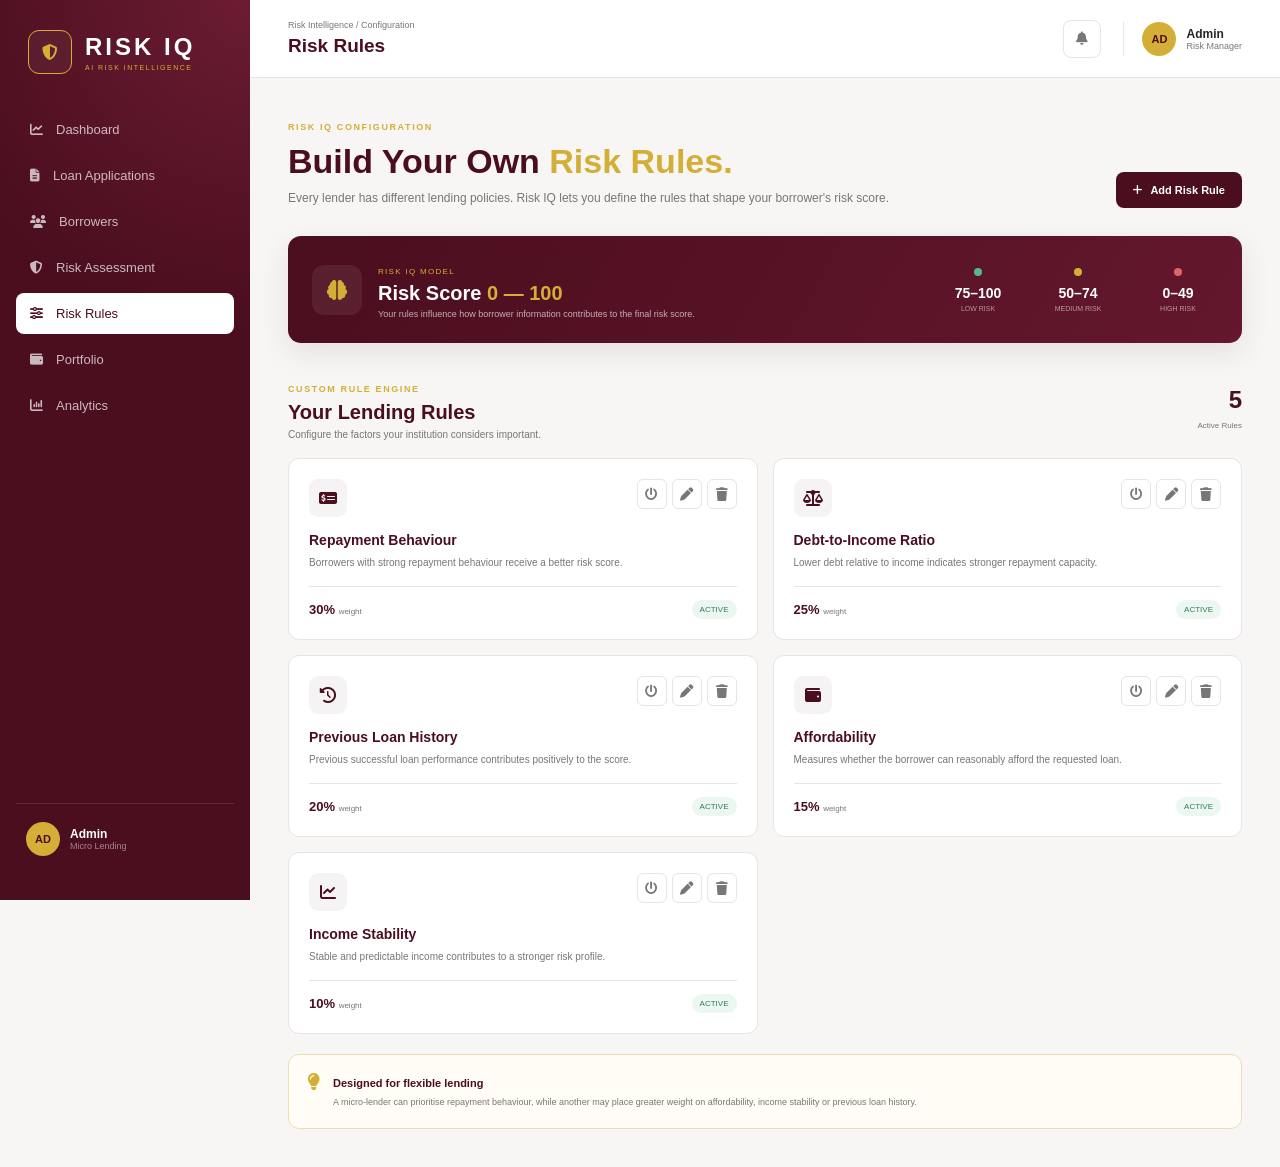
<file: index.html>
<!DOCTYPE html>
<html lang="en">
<head>
    <meta charset="UTF-8">
    <meta name="viewport" content="width=device-width, initial-scale=1.0">

    <title>Risk IQ | Risk Rules</title>

    <link rel="stylesheet" href="risk-rules.css">

    <link
        rel="stylesheet"
        href="https://cdnjs.cloudflare.com/ajax/libs/font-awesome/6.7.2/css/all.min.css"
    >
</head>

<body>

<div class="app">

    <!-- SIDEBAR -->
    <aside class="sidebar">

        <div class="brand">
            <div class="brand-mark">
                <i class="fa-solid fa-shield-halved"></i>
            </div>

            <div class="brand-text">
                <h1>RISK IQ</h1>
                <span>AI RISK INTELLIGENCE</span>
            </div>
        </div>

        <nav class="navigation">

            <a href="index.html" class="nav-item">
                <i class="fa-solid fa-chart-line"></i>
                <span>Dashboard</span>
            </a>

            <a href="Loan-applications.html" class="nav-item">
                <i class="fa-solid fa-file-lines"></i>
                <span>Loan Applications</span>
            </a>

            <a href="Loan-applications.html" class="nav-item">
                <i class="fa-solid fa-users"></i>
                <span>Borrowers</span>
            </a>

            <a href="risk-assessment.html" class="nav-item">
                <i class="fa-solid fa-shield-halved"></i>
                <span>Risk Assessment</span>
            </a>

            <a href="risk-rules.html" class="nav-item active">
                <i class="fa-solid fa-sliders"></i>
                <span>Risk Rules</span>
            </a>

            <a href="portfolio.html" class="nav-item">
                <i class="fa-solid fa-wallet"></i>
                <span>Portfolio</span>
            </a>

            <a href="analytics.html" class="nav-item">
                <i class="fa-solid fa-chart-column"></i>
                <span>Analytics</span>
            </a>

        </nav>

        <div class="sidebar-bottom">

            <div class="admin-profile">
                <div class="avatar">AD</div>

                <div>
                    <strong>Admin</strong>
                    <small>Micro Lending</small>
                </div>
            </div>

        </div>

    </aside>


    <!-- MAIN -->
    <main class="main">

        <!-- TOPBAR -->
        <header class="topbar">

            <div>
                <div class="breadcrumb">
                    Risk Intelligence / Configuration
                </div>

                <h2>Risk Rules</h2>
            </div>

            <div class="top-actions">

                <button class="icon-button">
                    <i class="fa-solid fa-bell"></i>
                </button>

                <div class="top-profile">
                    <div class="avatar">AD</div>

                    <div>
                        <strong>Admin</strong>
                        <small>Risk Manager</small>
                    </div>
                </div>

            </div>

        </header>


        <!-- CONTENT -->
        <section class="content">

            <div class="hero">

                <div>

                    <span class="eyebrow">
                        RISK IQ CONFIGURATION
                    </span>

                    <h1>
                        Build Your Own
                        <span>Risk Rules.</span>
                    </h1>

                    <p>
                        Every lender has different lending policies.
                        Risk IQ lets you define the rules that shape
                        your borrower's risk score.
                    </p>

                </div>

                <button class="primary-button" id="addRuleBtn">
                    <i class="fa-solid fa-plus"></i>
                    Add Risk Rule
                </button>

            </div>


            <!-- SCORE MODEL -->
            <div class="score-card">

                <div class="score-info">

                    <div class="score-icon">
                        <i class="fa-solid fa-brain"></i>
                    </div>

                    <div>
                        <span class="mini-label">RISK IQ MODEL</span>

                        <h2>
                            Risk Score
                            <strong>0 — 100</strong>
                        </h2>

                        <p>
                            Your rules influence how borrower information
                            contributes to the final risk score.
                        </p>
                    </div>

                </div>


                <div class="risk-levels">

                    <div>
                        <span class="dot low"></span>
                        <strong>75–100</strong>
                        <small>LOW RISK</small>
                    </div>

                    <div>
                        <span class="dot medium"></span>
                        <strong>50–74</strong>
                        <small>MEDIUM RISK</small>
                    </div>

                    <div>
                        <span class="dot high"></span>
                        <strong>0–49</strong>
                        <small>HIGH RISK</small>
                    </div>

                </div>

            </div>


            <!-- RULES -->
            <div class="section-header">

                <div>
                    <span class="eyebrow">CUSTOM RULE ENGINE</span>
                    <h2>Your Lending Rules</h2>

                    <p>
                        Configure the factors your institution considers important.
                    </p>
                </div>

                <div class="rule-count">
                    <strong id="ruleCount">0</strong>
                    <span>Active Rules</span>
                </div>

            </div>


            <div id="rulesContainer" class="rules-container"></div>


            <!-- EMPTY STATE -->
            <div id="emptyState" class="empty-state">

                <div class="empty-icon">
                    <i class="fa-solid fa-scale-balanced"></i>
                </div>

                <h3>No rules configured yet</h3>

                <p>
                    Add your first lending rule to start building
                    your Risk IQ scoring model.
                </p>

                <button class="primary-button" onclick="openRuleModal()">
                    <i class="fa-solid fa-plus"></i>
                    Create First Rule
                </button>

            </div>


            <!-- INFO -->
            <div class="info-banner">

                <div class="info-icon">
                    <i class="fa-solid fa-lightbulb"></i>
                </div>

                <div>
                    <strong>Designed for flexible lending</strong>

                    <p>
                        A micro-lender can prioritise repayment behaviour,
                        while another may place greater weight on affordability,
                        income stability or previous loan history.
                    </p>
                </div>

            </div>

        </section>

    </main>

</div>


<!-- MODAL -->
<div class="modal-overlay" id="ruleModal">

    <div class="modal">

        <button class="close-button" id="closeModal">
            <i class="fa-solid fa-xmark"></i>
        </button>

        <div class="modal-header">

            <div class="modal-icon">
                <i class="fa-solid fa-sliders"></i>
            </div>

            <div>
                <span class="eyebrow">NEW RISK RULE</span>
                <h2>Define a Lending Rule</h2>
            </div>

        </div>


        <form id="ruleForm">

            <div class="form-group">

                <label>Rule Name</label>

                <input
                    type="text"
                    id="ruleName"
                    placeholder="e.g. Debt-to-Income Ratio"
                    required
                >

            </div>


            <div class="form-group">

                <label>Risk Factor</label>

                <select id="ruleFactor" required>

                    <option value="">Select factor</option>

                    <option value="repayment">
                        Repayment Behaviour
                    </option>

                    <option value="debt">
                        Debt-to-Income
                    </option>

                    <option value="previousLoans">
                        Previous Loan Behaviour
                    </option>

                    <option value="affordability">
                        Affordability
                    </option>

                    <option value="income">
                        Income Stability
                    </option>

                    <option value="employment">
                        Employment Stability
                    </option>

                </select>

            </div>


            <div class="form-grid">

                <div class="form-group">

                    <label>Weight (%)</label>

                    <input
                        type="number"
                        id="ruleWeight"
                        min="1"
                        max="100"
                        placeholder="20"
                        required
                    >

                </div>


                <div class="form-group">

                    <label>Rule Condition</label>

                    <select id="ruleCondition">

                        <option value="positive">
                            Positive = Lower Risk
                        </option>

                        <option value="negative">
                            Negative = Higher Risk
                        </option>

                    </select>

                </div>

            </div>


            <div class="form-group">

                <label>Description</label>

                <textarea
                    id="ruleDescription"
                    placeholder="Explain how this rule should affect the risk assessment..."
                ></textarea>

            </div>


            <div class="modal-actions">

                <button
                    type="button"
                    class="secondary-button"
                    id="cancelBtn"
                >
                    Cancel
                </button>

                <button
                    type="submit"
                    class="primary-button"
                >
                    Save Rule
                </button>

            </div>

        </form>

    </div>

</div>


<script type="module" src="risk-rules.js"></script>

</body>
</html>
</file>
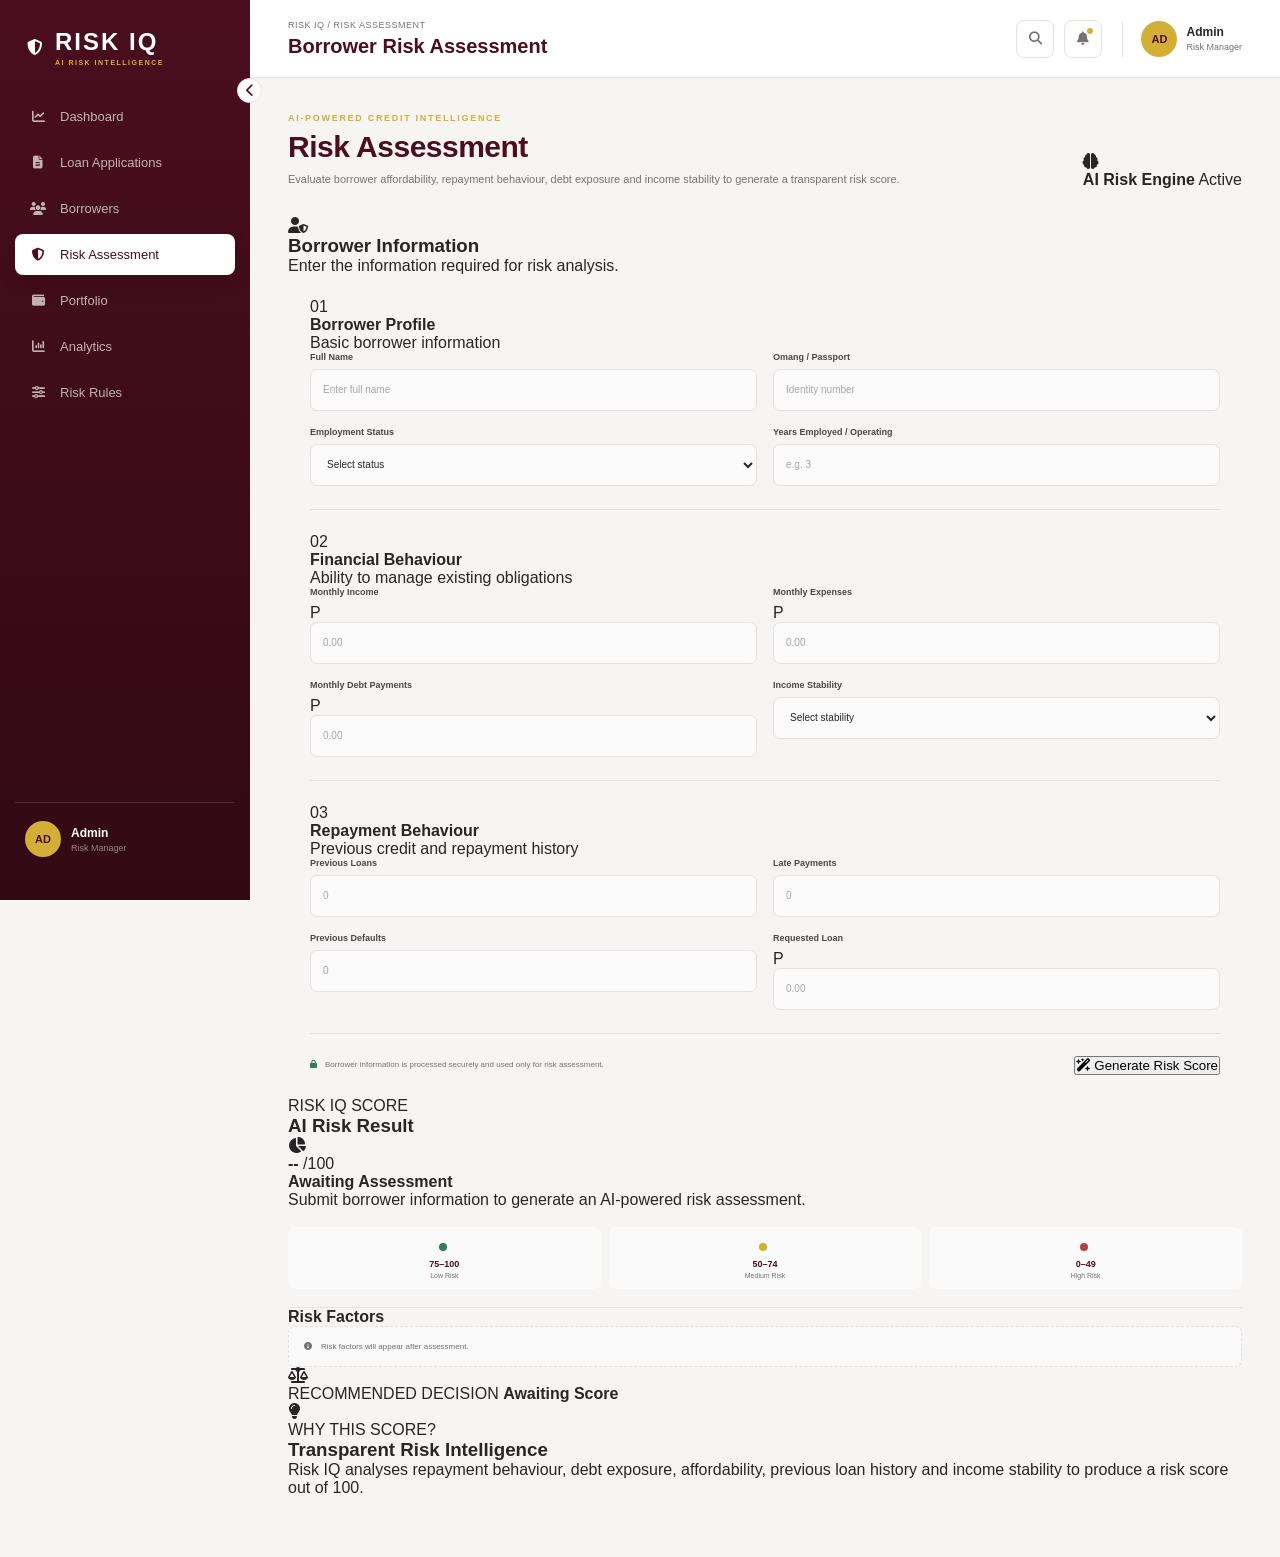
<file: risk-assesment.html>
<!DOCTYPE html>
<html lang="en">

<head>
    <meta charset="UTF-8">
    <meta name="viewport" content="width=device-width, initial-scale=1.0">

    <title>Risk IQ | Risk Assessment</title>

    <link rel="stylesheet" href="risk-assessment.css">

    <link
        rel="stylesheet"
        href="https://cdnjs.cloudflare.com/ajax/libs/font-awesome/6.7.2/css/all.min.css"
    >
</head>

<body>

<div class="app">

    <!-- ================= SIDEBAR ================= -->

    <aside class="sidebar">

        <div class="brand">

            <div class="brand-mark">
                <i class="fa-solid fa-shield-halved"></i>
            </div>

            <div class="brand-text">
                <h1>RISK IQ</h1>
                <span>AI RISK INTELLIGENCE</span>
            </div>

        </div>

        <button class="sidebar-toggle" id="sidebarToggle">
            <i class="fa-solid fa-chevron-left"></i>
        </button>


        <!-- NAVIGATION -->

        <nav class="navigation">

            <a href="index.html" class="nav-item">
                <i class="fa-solid fa-chart-line"></i>
                <span>Dashboard</span>
            </a>

            <a href="loan-applications.html" class="nav-item">
                <i class="fa-solid fa-file-lines"></i>
                <span>Loan Applications</span>
            </a>

            <a href="borrowers.html" class="nav-item">
                <i class="fa-solid fa-users"></i>
                <span>Borrowers</span>
            </a>

            <a href="risk-assessment.html" class="nav-item active">
                <i class="fa-solid fa-shield-halved"></i>
                <span>Risk Assessment</span>
            </a>

            <a href="portfolio.html" class="nav-item">
                <i class="fa-solid fa-wallet"></i>
                <span>Portfolio</span>
            </a>

            <a href="analytics.html" class="nav-item">
                <i class="fa-solid fa-chart-column"></i>
                <span>Analytics</span>
            </a>

            <a href="risk-rules.html" class="nav-item">
                <i class="fa-solid fa-sliders"></i>
                <span>Risk Rules</span>
            </a>

        </nav>


        <!-- SIDEBAR BOTTOM -->

        <div class="sidebar-bottom">

            <div class="admin-profile">

                <div class="avatar">
                    AD
                </div>

                <div class="admin-info">
                    <strong>Admin</strong>
                    <small>Risk Manager</small>
                </div>

            </div>

        </div>

    </aside>


    <!-- ================= MAIN ================= -->

    <main class="main">

        <!-- ================= TOPBAR ================= -->

        <header class="topbar">

            <div class="page-title">

                <div class="breadcrumb">
                    RISK IQ / RISK ASSESSMENT
                </div>

                <h2>Borrower Risk Assessment</h2>

            </div>


            <div class="top-actions">

                <button class="icon-button" title="Search">
                    <i class="fa-solid fa-magnifying-glass"></i>
                </button>

                <button class="icon-button notification" title="Notifications">
                    <i class="fa-solid fa-bell"></i>
                    <span></span>
                </button>


                <div class="top-profile">

                    <div class="avatar">
                        AD
                    </div>

                    <div>
                        <strong>Admin</strong>
                        <small>Risk Manager</small>
                    </div>

                </div>

            </div>

        </header>


        <!-- ================= CONTENT ================= -->

        <section class="content">


            <!-- PAGE HEADER -->

            <div class="page-header">

                <div>

                    <p class="eyebrow">
                        AI-POWERED CREDIT INTELLIGENCE
                    </p>

                    <h1>
                        Risk Assessment
                    </h1>

                    <p class="page-description">
                        Evaluate borrower affordability, repayment behaviour,
                        debt exposure and income stability to generate a
                        transparent risk score.
                    </p>

                </div>


                <div class="header-badge">

                    <i class="fa-solid fa-brain"></i>

                    <div>
                        <strong>AI Risk Engine</strong>
                        <span>Active</span>
                    </div>

                </div>

            </div>


            <!-- ================= ASSESSMENT CARD ================= -->

            <div class="assessment-layout">


                <!-- LEFT: FORM -->

                <div class="assessment-card">

                    <div class="card-header">

                        <div class="card-icon">
                            <i class="fa-solid fa-user-shield"></i>
                        </div>

                        <div>
                            <h3>Borrower Information</h3>
                            <p>
                                Enter the information required for risk analysis.
                            </p>
                        </div>

                    </div>


                    <form id="riskAssessmentForm">


                        <!-- BORROWER -->

                        <div class="form-section">

                            <div class="form-section-title">

                                <span>01</span>

                                <div>
                                    <h4>Borrower Profile</h4>
                                    <p>Basic borrower information</p>
                                </div>

                            </div>


                            <div class="form-grid">

                                <div class="form-group">

                                    <label for="fullName">
                                        Full Name
                                    </label>

                                    <input
                                        type="text"
                                        id="fullName"
                                        name="fullName"
                                        placeholder="Enter full name"
                                        required
                                    >

                                </div>


                                <div class="form-group">

                                    <label for="omang">
                                        Omang / Passport
                                    </label>

                                    <input
                                        type="text"
                                        id="omang"
                                        name="omang"
                                        placeholder="Identity number"
                                    >

                                </div>


                                <div class="form-group">

                                    <label for="employmentStatus">
                                        Employment Status
                                    </label>

                                    <select
                                        id="employmentStatus"
                                        name="employmentStatus"
                                    >

                                        <option value="">
                                            Select status
                                        </option>

                                        <option value="employed">
                                            Employed
                                        </option>

                                        <option value="self-employed">
                                            Self-employed
                                        </option>

                                        <option value="business-owner">
                                            Business Owner
                                        </option>

                                        <option value="unemployed">
                                            Unemployed
                                        </option>

                                    </select>

                                </div>


                                <div class="form-group">

                                    <label for="yearsEmployed">
                                        Years Employed / Operating
                                    </label>

                                    <input
                                        type="number"
                                        id="yearsEmployed"
                                        name="yearsEmployed"
                                        min="0"
                                        placeholder="e.g. 3"
                                    >

                                </div>

                            </div>

                        </div>


                        <!-- FINANCIAL -->

                        <div class="form-section">

                            <div class="form-section-title">

                                <span>02</span>

                                <div>
                                    <h4>Financial Behaviour</h4>
                                    <p>Ability to manage existing obligations</p>
                                </div>

                            </div>


                            <div class="form-grid">

                                <div class="form-group">

                                    <label for="monthlyIncome">
                                        Monthly Income
                                    </label>

                                    <div class="input-prefix">

                                        <span>P</span>

                                        <input
                                            type="number"
                                            id="monthlyIncome"
                                            name="monthlyIncome"
                                            min="0"
                                            placeholder="0.00"
                                            required
                                        >

                                    </div>

                                </div>


                                <div class="form-group">

                                    <label for="monthlyExpenses">
                                        Monthly Expenses
                                    </label>

                                    <div class="input-prefix">

                                        <span>P</span>

                                        <input
                                            type="number"
                                            id="monthlyExpenses"
                                            name="monthlyExpenses"
                                            min="0"
                                            placeholder="0.00"
                                            required
                                        >

                                    </div>

                                </div>


                                <div class="form-group">

                                    <label for="monthlyDebt">
                                        Monthly Debt Payments
                                    </label>

                                    <div class="input-prefix">

                                        <span>P</span>

                                        <input
                                            type="number"
                                            id="monthlyDebt"
                                            name="monthlyDebt"
                                            min="0"
                                            placeholder="0.00"
                                            required
                                        >

                                    </div>

                                </div>


                                <div class="form-group">

                                    <label for="incomeStability">
                                        Income Stability
                                    </label>

                                    <select
                                        id="incomeStability"
                                        name="incomeStability"
                                    >

                                        <option value="">
                                            Select stability
                                        </option>

                                        <option value="stable">
                                            Stable
                                        </option>

                                        <option value="moderate">
                                            Moderate
                                        </option>

                                        <option value="unstable">
                                            Unstable
                                        </option>

                                    </select>

                                </div>

                            </div>

                        </div>


                        <!-- REPAYMENT -->

                        <div class="form-section">

                            <div class="form-section-title">

                                <span>03</span>

                                <div>
                                    <h4>Repayment Behaviour</h4>
                                    <p>Previous credit and repayment history</p>
                                </div>

                            </div>


                            <div class="form-grid">

                                <div class="form-group">

                                    <label for="previousLoans">
                                        Previous Loans
                                    </label>

                                    <input
                                        type="number"
                                        id="previousLoans"
                                        name="previousLoans"
                                        min="0"
                                        placeholder="0"
                                    >

                                </div>


                                <div class="form-group">

                                    <label for="latePayments">
                                        Late Payments
                                    </label>

                                    <input
                                        type="number"
                                        id="latePayments"
                                        name="latePayments"
                                        min="0"
                                        placeholder="0"
                                    >

                                </div>


                                <div class="form-group">

                                    <label for="previousDefaults">
                                        Previous Defaults
                                    </label>

                                    <input
                                        type="number"
                                        id="previousDefaults"
                                        name="previousDefaults"
                                        min="0"
                                        placeholder="0"
                                    >

                                </div>


                                <div class="form-group">

                                    <label for="loanAmount">
                                        Requested Loan
                                    </label>

                                    <div class="input-prefix">

                                        <span>P</span>

                                        <input
                                            type="number"
                                            id="loanAmount"
                                            name="loanAmount"
                                            min="0"
                                            placeholder="0.00"
                                            required
                                        >

                                    </div>

                                </div>

                            </div>

                        </div>


                        <!-- ACTION -->

                        <div class="form-actions">

                            <div class="security-note">

                                <i class="fa-solid fa-lock"></i>

                                <span>
                                    Borrower information is processed securely
                                    and used only for risk assessment.
                                </span>

                            </div>


                            <button
                                type="submit"
                                class="assessment-button"
                            >

                                <i class="fa-solid fa-wand-magic-sparkles"></i>

                                Generate Risk Score

                            </button>

                        </div>

                    </form>

                </div>


                <!-- RIGHT: RISK RESULT -->

                <div class="risk-result-card">


                    <div class="result-header">

                        <div>

                            <p class="result-eyebrow">
                                RISK IQ SCORE
                            </p>

                            <h3>AI Risk Result</h3>

                        </div>

                        <i class="fa-solid fa-chart-pie"></i>

                    </div>


                    <!-- SCORE -->

                    <div class="score-container">

                        <div class="score-circle">

                            <div>

                                <strong id="riskScore">
                                    --
                                </strong>

                                <span>/100</span>

                            </div>

                        </div>

                        <h4 id="riskLevel">
                            Awaiting Assessment
                        </h4>

                        <p id="riskDescription">
                            Submit borrower information to generate
                            an AI-powered risk assessment.
                        </p>

                    </div>


                    <!-- RISK SCALE -->

                    <div class="risk-scale">

                        <div class="scale-item">

                            <span class="scale-dot low"></span>

                            <div>
                                <strong>75–100</strong>
                                <small>Low Risk</small>
                            </div>

                        </div>


                        <div class="scale-item">

                            <span class="scale-dot medium"></span>

                            <div>
                                <strong>50–74</strong>
                                <small>Medium Risk</small>
                            </div>

                        </div>


                        <div class="scale-item">

                            <span class="scale-dot high"></span>

                            <div>
                                <strong>0–49</strong>
                                <small>High Risk</small>
                            </div>

                        </div>

                    </div>


                    <!-- FACTORS -->

                    <div class="risk-factors">

                        <h4>
                            Risk Factors
                        </h4>

                        <div id="riskFactors">

                            <div class="empty-factor">

                                <i class="fa-solid fa-circle-info"></i>

                                <span>
                                    Risk factors will appear after assessment.
                                </span>

                            </div>

                        </div>

                    </div>


                    <!-- DECISION -->

                    <div class="decision-box">

                        <div class="decision-icon">
                            <i class="fa-solid fa-scale-balanced"></i>
                        </div>

                        <div>

                            <span>
                                RECOMMENDED DECISION
                            </span>

                            <strong id="loanDecision">
                                Awaiting Score
                            </strong>

                        </div>

                    </div>


                </div>

            </div>


            <!-- ================= EXPLANATION ================= -->

            <div class="explanation-card">

                <div class="explanation-icon">
                    <i class="fa-solid fa-lightbulb"></i>
                </div>

                <div>

                    <span>
                        WHY THIS SCORE?
                    </span>

                    <h3>
                        Transparent Risk Intelligence
                    </h3>

                    <p id="riskReasoning">

                        Risk IQ analyses repayment behaviour,
                        debt exposure, affordability, previous loan
                        history and income stability to produce a
                        risk score out of 100.

                    </p>

                </div>

            </div>

        </section>

    </main>

</div>


<!-- ================= JAVASCRIPT ================= -->

<script type="module" src="risk-assessment.js"></script>

</body>

</html>
</file>
<file: risk-rules.css>
:root {
    --burgundy: #4A0E1E;
    --burgundy-dark: #310914;
    --gold: #D4AF37;
    --gold-light: #F5E8B0;

    --bg: #F7F6F4;
    --white: #ffffff;
    --text: #292526;
    --muted: #777;
    --border: #E8E3E4;

    --green: #2E7D5B;
    --red: #B84040;
    --orange: #C58A25;
}

* {
    box-sizing: border-box;
    margin: 0;
    padding: 0;
}

body {
    font-family: Arial, sans-serif;
    background: var(--bg);
    color: var(--text);
}

button,
input,
select,
textarea {
    font-family: inherit;
}

button {
    cursor: pointer;
}

.app {
    min-height: 100vh;
}


/* ================= SIDEBAR ================= */

.sidebar {
    position: fixed;
    left: 0;
    top: 0;

    width: 250px;
    height: 100vh;

    background:
        radial-gradient(
            circle at top right,
            #6b1c32 0,
            transparent 35%
        ),
        var(--burgundy);

    color: white;

    padding: 26px 16px;

    display: flex;
    flex-direction: column;

    z-index: 10;
}

.brand {
    display: flex;
    align-items: center;
    gap: 13px;

    padding: 4px 12px 35px;
}

.brand-mark {
    width: 44px;
    height: 44px;

    border: 1px solid #D4AF37;

    border-radius: 11px;

    display: grid;
    place-items: center;

    color: var(--gold);

    background: #ffffff0b;
}

.brand-text h1 {
    font-size: 24px;
    letter-spacing: 3px;
    font-weight: 900;
}

.brand-text span {
    display: block;

    color: var(--gold);

    font-size: 7px;
    letter-spacing: 1.5px;

    margin-top: 3px;
}

.navigation {
    display: flex;
    flex-direction: column;
    gap: 5px;
}

.nav-item {
    color: #ffffffb5;

    padding: 13px 14px;

    border-radius: 8px;

    display: flex;
    align-items: center;
    gap: 13px;

    font-size: 13px;

    text-decoration: none;

    transition: .2s;
}

.nav-item:hover {
    background: #ffffff12;
    color: white;
}

.nav-item.active {
    background: white;
    color: var(--burgundy);
}

.sidebar-bottom {
    margin-top: auto;
}

.admin-profile {
    border-top: 1px solid #ffffff20;

    padding: 18px 10px;

    display: flex;
    align-items: center;
    gap: 10px;
}

.admin-profile div:nth-child(2) {
    flex: 1;
}

.admin-profile strong,
.admin-profile small {
    display: block;
}

.admin-profile strong {
    font-size: 12px;
}

.admin-profile small {
    color: #ffffff80;
    font-size: 9px;
}


/* ================= AVATAR ================= */

.avatar {
    width: 34px;
    height: 34px;

    border-radius: 50%;

    background: var(--gold);

    color: var(--burgundy);

    display: grid;
    place-items: center;

    font-size: 11px;
    font-weight: bold;
}


/* ================= MAIN ================= */

.main {
    margin-left: 250px;
    min-height: 100vh;
}


/* ================= TOPBAR ================= */

.topbar {
    height: 78px;

    background: white;

    border-bottom: 1px solid var(--border);

    padding: 0 38px;

    display: flex;
    align-items: center;
    justify-content: space-between;
}

.breadcrumb {
    color: var(--muted);

    font-size: 9px;

    margin-bottom: 5px;
}

.topbar h2 {
    color: var(--burgundy);
    font-size: 19px;
}

.top-actions {
    display: flex;
    align-items: center;
    gap: 12px;
}

.icon-button {
    width: 38px;
    height: 38px;

    border: 1px solid var(--border);

    background: white;

    border-radius: 8px;

    color: var(--muted);
}

.icon-button:hover {
    color: var(--burgundy);
    border-color: var(--gold);
}

.top-profile {
    display: flex;
    align-items: center;
    gap: 10px;

    margin-left: 10px;

    padding-left: 18px;

    border-left: 1px solid var(--border);
}

.top-profile strong,
.top-profile small {
    display: block;
}

.top-profile strong {
    font-size: 12px;
}

.top-profile small {
    color: var(--muted);
    font-size: 9px;
}


/* ================= CONTENT ================= */

.content {
    padding: 38px;
}


/* ================= HERO ================= */

.hero {
    display: flex;

    justify-content: space-between;
    align-items: flex-end;

    margin-bottom: 28px;
}

.eyebrow {
    color: var(--gold);

    font-size: 9px;

    font-weight: bold;

    letter-spacing: 1.6px;
}

.hero h1 {
    color: var(--burgundy);

    font-size: 34px;

    margin: 8px 0;
}

.hero h1 span {
    color: var(--gold);
}

.hero p {
    color: var(--muted);

    font-size: 12px;

    line-height: 1.6;

    max-width: 650px;
}


/* ================= BUTTONS ================= */

.primary-button {
    border: 0;

    background: var(--burgundy);

    color: white;

    padding: 12px 17px;

    border-radius: 8px;

    font-size: 11px;

    font-weight: bold;

    display: inline-flex;

    align-items: center;

    gap: 8px;

    transition: .2s;
}

.primary-button:hover {
    background: var(--burgundy-dark);

    transform: translateY(-1px);
}

.secondary-button {
    border: 1px solid var(--border);

    background: white;

    color: var(--text);

    padding: 12px 17px;

    border-radius: 8px;

    font-size: 11px;
}


/* ================= SCORE CARD ================= */

.score-card {
    background:
        linear-gradient(
            120deg,
            var(--burgundy),
            #64172d
        );

    color: white;

    border-radius: 13px;

    padding: 24px;

    display: flex;

    align-items: center;

    justify-content: space-between;

    margin-bottom: 35px;

    box-shadow: 0 10px 30px #4A0E1E18;
}

.score-info {
    display: flex;

    align-items: center;

    gap: 16px;
}

.score-icon {
    width: 50px;
    height: 50px;

    border-radius: 12px;

    background: #ffffff12;

    color: var(--gold);

    display: grid;

    place-items: center;

    font-size: 20px;
}

.mini-label {
    color: var(--gold);

    font-size: 8px;

    letter-spacing: 1.3px;
}

.score-info h2 {
    font-size: 20px;

    margin: 4px 0;
}

.score-info h2 strong {
    color: var(--gold);
}

.score-info p {
    color: #ffffffaa;

    font-size: 9px;
}

.risk-levels {
    display: flex;
    gap: 20px;
}

.risk-levels > div {
    text-align: center;

    min-width: 80px;
}

.risk-levels strong,
.risk-levels small {
    display: block;
}

.risk-levels strong {
    font-size: 14px;
}

.risk-levels small {
    color: #ffffff90;

    font-size: 7px;

    margin-top: 4px;
}

.dot {
    width: 8px;
    height: 8px;

    display: inline-block;

    border-radius: 50%;

    margin-bottom: 5px;
}

.dot.low {
    background: #56B98C;
}

.dot.medium {
    background: var(--gold);
}

.dot.high {
    background: #e06666;
}


/* ================= SECTION HEADER ================= */

.section-header {
    display: flex;

    justify-content: space-between;

    align-items: center;

    margin-bottom: 18px;
}

.section-header h2 {
    color: var(--burgundy);

    font-size: 20px;

    margin: 5px 0;
}

.section-header p {
    color: var(--muted);

    font-size: 10px;
}

.rule-count {
    text-align: right;
}

.rule-count strong {
    display: block;

    color: var(--burgundy);

    font-size: 24px;
}

.rule-count span {
    color: var(--muted);

    font-size: 8px;
}


/* ================= RULE CARDS ================= */

.rules-container {
    display: grid;

    grid-template-columns: repeat(2, 1fr);

    gap: 15px;
}

.rule-card {
    background: white;

    border: 1px solid var(--border);

    border-radius: 11px;

    padding: 20px;

    transition: .2s;
}

.rule-card:hover {
    border-color: #D4AF3766;

    transform: translateY(-2px);

    box-shadow: 0 8px 25px #00000008;
}

.rule-top {
    display: flex;

    justify-content: space-between;

    align-items: flex-start;
}

.rule-icon {
    width: 38px;
    height: 38px;

    border-radius: 9px;

    background: #4A0E1E0c;

    color: var(--burgundy);

    display: grid;

    place-items: center;
}

.rule-actions {
    display: flex;

    gap: 5px;
}

.rule-actions button {
    width: 30px;
    height: 30px;

    border: 1px solid var(--border);

    background: white;

    border-radius: 6px;

    color: var(--muted);
}

.rule-actions button:hover {
    color: var(--burgundy);

    border-color: var(--gold);
}

.rule-card h3 {
    color: var(--burgundy);

    font-size: 14px;

    margin-top: 15px;
}

.rule-card p {
    color: var(--muted);

    font-size: 10px;

    line-height: 1.6;

    margin: 7px 0 15px;
}

.rule-meta {
    display: flex;

    align-items: center;

    justify-content: space-between;

    padding-top: 13px;

    border-top: 1px solid var(--border);
}

.rule-weight {
    color: var(--burgundy);

    font-weight: bold;

    font-size: 13px;
}

.rule-weight small {
    color: var(--muted);

    font-size: 8px;

    font-weight: normal;
}

.rule-status {
    font-size: 8px;

    padding: 5px 8px;

    border-radius: 20px;

    background: #edf7f1;

    color: var(--green);
}


/* ================= EMPTY ================= */

.empty-state {
    background: white;

    border: 1px dashed #D7D0D2;

    border-radius: 12px;

    padding: 50px 20px;

    text-align: center;
}

.empty-icon {
    width: 55px;
    height: 55px;

    margin: auto;

    border-radius: 50%;

    background: #4A0E1E0b;

    color: var(--burgundy);

    display: grid;

    place-items: center;

    font-size: 20px;
}

.empty-state h3 {
    color: var(--burgundy);

    font-size: 15px;

    margin: 14px 0 7px;
}

.empty-state p {
    color: var(--muted);

    font-size: 10px;

    margin-bottom: 18px;
}


/* ================= INFO ================= */

.info-banner {
    margin-top: 20px;

    background: #fffdf5;

    border: 1px solid #EBDFAF;

    border-radius: 11px;

    padding: 18px;

    display: flex;

    gap: 13px;

    align-items: flex-start;
}

.info-icon {
    color: var(--gold);

    font-size: 17px;
}

.info-banner strong {
    color: var(--burgundy);

    font-size: 11px;
}

.info-banner p {
    color: var(--muted);

    font-size: 9px;

    line-height: 1.6;

    margin-top: 4px;
}


/* ================= MODAL ================= */

.modal-overlay {
    position: fixed;

    inset: 0;

    background: #18070db5;

    display: none;

    align-items: center;

    justify-content: center;

    z-index: 100;

    padding: 20px;
}

.modal-overlay.active {
    display: flex;
}

.modal {
    width: 100%;

    max-width: 520px;

    background: white;

    border-radius: 14px;

    padding: 26px;

    position: relative;

    box-shadow: 0 25px 80px #00000030;
}

.close-button {
    position: absolute;

    top: 18px;

    right: 18px;

    width: 32px;
    height: 32px;

    border: 1px solid var(--border);

    background: white;

    border-radius: 7px;

    color: var(--muted);
}

.modal-header {
    display: flex;

    gap: 13px;

    align-items: center;

    margin-bottom: 25px;
}

.modal-icon {
    width: 42px;
    height: 42px;

    background: var(--burgundy);

    color: var(--gold);

    border-radius: 9px;

    display: grid;

    place-items: center;
}

.modal-header h2 {
    color: var(--burgundy);

    font-size: 18px;

    margin-top: 4px;
}


/* ================= FORM ================= */

.form-group {
    margin-bottom: 17px;
}

.form-group label {
    display: block;

    color: var(--burgundy);

    font-size: 9px;

    font-weight: bold;

    margin-bottom: 7px;
}

.form-group input,
.form-group select,
.form-group textarea {
    width: 100%;

    border: 1px solid var(--border);

    background: #fff;

    padding: 11px 12px;

    border-radius: 7px;

    font-size: 10px;

    outline: none;
}

.form-group input:focus,
.form-group select:focus,
.form-group textarea:focus {
    border-color: var(--gold);

    box-shadow: 0 0 0 3px #D4AF3715;
}

.form-group textarea {
    min-height: 80px;

    resize: vertical;
}

.form-grid {
    display: grid;

    grid-template-columns: 1fr 1fr;

    gap: 12px;
}

.modal-actions {
    display: flex;

    justify-content: flex-end;

    gap: 8px;

    border-top: 1px solid var(--border);

    padding-top: 18px;
}


/* ================= RESPONSIVE ================= */

@media (max-width: 900px) {

    .sidebar {
        width: 75px;
    }

    .brand-text,
    .nav-item span,
    .admin-profile div:nth-child(2) {
        display: none;
    }

    .brand {
        justify-content: center;
    }

    .nav-item {
        justify-content: center;
    }

    .main {
        margin-left: 75px;
    }

    .rules-container {
        grid-template-columns: 1fr;
    }

}

@media (max-width: 700px) {

    .content {
        padding: 22px;
    }

    .topbar {
        padding: 0 22px;
    }

    .hero {
        flex-direction: column;

        align-items: flex-start;

        gap: 20px;
    }

    .score-card {
        flex-direction: column;

        align-items: flex-start;

        gap: 25px;
    }

    .risk-levels {
        width: 100%;

        justify-content: space-between;
    }

    .top-profile {
        display: none;
    }

    .form-grid {
        grid-template-columns: 1fr;
    }

}
</file>
<file: risk-assessment.css>
:root {
    --burgundy: #4A0E1E;
    --burgundy-dark: #310914;
    --burgundy-light: #6A1A2D;

    --gold: #D4AF37;
    --gold-light: #E8CD69;

    --white: #ffffff;
    --bg: #F7F5F4;

    --text: #292526;
    --muted: #777174;
    --border: #E7E1E2;

    --green: #2E7D5B;
    --green-bg: #EDF7F1;

    --orange: #B98218;
    --orange-bg: #FFF8E7;

    --red: #B84040;
    --red-bg: #FBEDED;

    --shadow: 0 12px 35px rgba(74, 14, 30, .08);
}

* {
    box-sizing: border-box;
    margin: 0;
    padding: 0;
}

body {
    font-family: Arial, Helvetica, sans-serif;
    background: var(--bg);
    color: var(--text);
}

button,
input,
select {
    font-family: inherit;
}

button {
    cursor: pointer;
}

a {
    text-decoration: none;
    color: inherit;
}


/* ================= APP ================= */

.app {
    min-height: 100vh;
}


/* ================= SIDEBAR ================= */

.sidebar {
    position: fixed;
    left: 0;
    top: 0;

    width: 250px;
    height: 100vh;

    background:
        linear-gradient(
            180deg,
            var(--burgundy) 0%,
            var(--burgundy-dark) 100%
        );

    color: white;

    padding: 25px 15px;

    display: flex;
    flex-direction: column;

    z-index: 100;

    transition: .25s ease;
}

.brand {
    display: flex;
    align-items: center;

    gap: 12px;

    padding: 5px 12px 30px;
}

.brand-icon {
    width: 45px;
    height: 45px;

    display: grid;
    place-items: center;

    background: var(--gold);
    color: var(--burgundy);

    border-radius: 12px;

    font-size: 21px;

    box-shadow:
        0 8px 20px rgba(0, 0, 0, .18);
}

.brand-text h1 {
    font-size: 24px;
    letter-spacing: 2px;
    line-height: 1;
}

.brand-text span {
    display: block;

    margin-top: 5px;

    color: var(--gold);

    font-size: 7px;
    letter-spacing: 1.5px;
    font-weight: bold;
}

.sidebar-toggle {
    position: absolute;

    right: -12px;
    top: 78px;

    width: 25px;
    height: 25px;

    border-radius: 50%;

    border: 1px solid var(--border);

    background: white;
    color: var(--burgundy);

    z-index: 10;
}

.navigation {
    display: flex;
    flex-direction: column;

    gap: 5px;
}

.nav-item {
    display: flex;
    align-items: center;

    gap: 13px;

    padding: 13px 14px;

    color: rgba(255, 255, 255, .68);

    border-radius: 8px;

    font-size: 13px;

    transition: .2s ease;
}

.nav-item i {
    width: 18px;
    text-align: center;
}

.nav-item:hover {
    background: rgba(255, 255, 255, .08);
    color: white;
}

.nav-item.active {
    background: white;
    color: var(--burgundy);

    box-shadow:
        0 7px 18px rgba(0, 0, 0, .12);
}

.sidebar-bottom {
    margin-top: auto;
}

.admin-profile {
    border-top: 1px solid rgba(255,255,255,.12);

    padding: 18px 10px;

    display: flex;
    align-items: center;

    gap: 10px;
}

.avatar {
    width: 36px;
    height: 36px;

    display: grid;
    place-items: center;

    border-radius: 50%;

    background: var(--gold);
    color: var(--burgundy);

    font-size: 11px;
    font-weight: bold;
}

.admin-info strong,
.admin-info small {
    display: block;
}

.admin-info strong {
    font-size: 12px;
}

.admin-info small {
    margin-top: 3px;

    color: rgba(255,255,255,.5);

    font-size: 9px;
}


/* ================= COLLAPSED ================= */

.sidebar.collapsed {
    width: 72px;
}

.sidebar.collapsed .brand-text,
.sidebar.collapsed .nav-item span,
.sidebar.collapsed .admin-info {
    display: none;
}

.sidebar.collapsed .brand,
.sidebar.collapsed .nav-item,
.sidebar.collapsed .admin-profile {
    justify-content: center;
}

.sidebar.collapsed .sidebar-toggle i {
    transform: rotate(180deg);
}

.main.collapsed {
    margin-left: 72px;
}


/* ================= MAIN ================= */

.main {
    margin-left: 250px;

    min-height: 100vh;

    transition: .25s ease;
}


/* ================= TOPBAR ================= */

.topbar {
    height: 78px;

    padding: 0 38px;

    background: white;

    border-bottom: 1px solid var(--border);

    display: flex;
    align-items: center;
    justify-content: space-between;
}

.breadcrumb {
    color: var(--muted);

    font-size: 9px;
    letter-spacing: .5px;
}

.page-title h2 {
    margin-top: 5px;

    color: var(--burgundy);

    font-size: 20px;
}

.top-actions {
    display: flex;
    align-items: center;

    gap: 10px;
}

.icon-button {
    position: relative;

    width: 38px;
    height: 38px;

    border: 1px solid var(--border);

    background: white;

    border-radius: 8px;

    color: var(--muted);
}

.icon-button:hover {
    border-color: var(--gold);
    color: var(--burgundy);
}

.notification span {
    position: absolute;

    width: 6px;
    height: 6px;

    right: 8px;
    top: 7px;

    background: var(--gold);

    border-radius: 50%;
}

.top-profile {
    display: flex;
    align-items: center;

    gap: 9px;

    margin-left: 10px;
    padding-left: 18px;

    border-left: 1px solid var(--border);
}

.top-profile strong,
.top-profile small {
    display: block;
}

.top-profile strong {
    font-size: 12px;
}

.top-profile small {
    margin-top: 3px;

    color: var(--muted);

    font-size: 9px;
}


/* ================= CONTENT ================= */

.content {
    padding: 35px 38px 60px;
}


/* ================= HEADER ================= */

.page-header {
    display: flex;
    align-items: flex-end;
    justify-content: space-between;

    gap: 25px;

    margin-bottom: 28px;
}

.eyebrow {
    color: var(--gold);

    font-size: 9px;
    font-weight: bold;

    letter-spacing: 1.7px;
}

.page-header h1 {
    margin: 7px 0;

    color: var(--burgundy);

    font-size: 30px;
    letter-spacing: -.5px;
}

.page-description {
    max-width: 680px;

    color: var(--muted);

    font-size: 11px;

    line-height: 1.6;
}

.engine-status {
    min-width: 210px;

    padding: 14px 16px;

    background: white;

    border: 1px solid var(--border);

    border-radius: 10px;

    display: flex;
    align-items: center;

    gap: 11px;

    box-shadow: var(--shadow);
}

.status-dot {
    width: 9px;
    height: 9px;

    border-radius: 50%;

    background: var(--green);

    box-shadow: 0 0 0 5px var(--green-bg);
}

.engine-status strong,
.engine-status small {
    display: block;
}

.engine-status strong {
    color: var(--burgundy);

    font-size: 10px;
}

.engine-status small {
    margin-top: 4px;

    color: var(--muted);

    font-size: 8px;
}


/* ================= ENGINE LAYOUT ================= */

.engine-layout {
    display: grid;

    grid-template-columns: minmax(0, 1.45fr) minmax(330px, .75fr);

    gap: 20px;

    align-items: start;
}


/* ================= INPUT PANEL ================= */

.input-panel,
.result-panel {
    background: white;

    border: 1px solid var(--border);

    border-radius: 13px;

    box-shadow: var(--shadow);
}

.input-panel {
    overflow: hidden;
}

.panel-heading {
    padding: 22px;

    border-bottom: 1px solid var(--border);

    display: flex;
    align-items: center;

    gap: 13px;
}

.heading-icon {
    width: 42px;
    height: 42px;

    display: grid;
    place-items: center;

    background: var(--burgundy);

    color: var(--gold);

    border-radius: 9px;
}

.panel-heading h3 {
    color: var(--burgundy);

    font-size: 15px;
}

.panel-heading p {
    margin-top: 4px;

    color: var(--muted);

    font-size: 9px;
}


/* ================= FORM ================= */

#riskAssessmentForm {
    padding: 0 22px 22px;
}

.form-section {
    padding: 23px 0;

    border-bottom: 1px solid var(--border);
}

.section-title {
    display: flex;
    align-items: center;

    gap: 11px;

    margin-bottom: 18px;
}

.section-title > span {
    width: 28px;
    height: 28px;

    display: grid;
    place-items: center;

    background: #F8F0F2;

    color: var(--burgundy);

    border-radius: 7px;

    font-size: 9px;
    font-weight: bold;
}

.section-title h4 {
    color: var(--burgundy);

    font-size: 12px;
}

.section-title small {
    display: block;

    margin-top: 3px;

    color: var(--muted);

    font-size: 8px;
}

.form-grid {
    display: grid;

    grid-template-columns: 1fr 1fr;

    gap: 16px;
}

.form-group label {
    display: block;

    margin-bottom: 7px;

    color: #4D4648;

    font-size: 9px;
    font-weight: bold;
}

.form-group input,
.form-group select {
    width: 100%;

    height: 42px;

    padding: 0 12px;

    background: #FCFBFB;

    border: 1px solid var(--border);

    border-radius: 7px;

    color: var(--text);

    font-size: 10px;

    outline: none;

    transition: .2s ease;
}

.form-group input:focus,
.form-group select:focus {
    background: white;

    border-color: var(--gold);

    box-shadow:
        0 0 0 3px rgba(212,175,55,.1);
}

.form-group input::placeholder {
    color: #AAA4A6;
}


/* ================= MONEY ================= */

.money-input {
    height: 42px;

    display: flex;
    align-items: center;

    background: #FCFBFB;

    border: 1px solid var(--border);

    border-radius: 7px;

    overflow: hidden;
}

.money-input:focus-within {
    background: white;

    border-color: var(--gold);

    box-shadow:
        0 0 0 3px rgba(212,175,55,.1);
}

.money-input span {
    width: 38px;

    display: grid;
    place-items: center;

    color: var(--burgundy);

    font-size: 10px;
    font-weight: bold;
}

.money-input input {
    height: 100%;

    border: 0;

    border-radius: 0;

    background: transparent;

    box-shadow: none;
}


/* ================= ACTION ================= */

.form-actions {
    padding-top: 22px;

    display: flex;
    align-items: center;
    justify-content: space-between;

    gap: 15px;
}

.security-note {
    max-width: 350px;

    display: flex;
    align-items: flex-start;

    gap: 8px;

    color: var(--muted);

    font-size: 8px;

    line-height: 1.5;
}

.security-note i {
    color: var(--green);

    margin-top: 1px;
}

.score-button {
    min-width: 180px;

    height: 43px;

    border: 0;

    border-radius: 8px;

    background:
        linear-gradient(
            135deg,
            var(--burgundy),
            var(--burgundy-light)
        );

    color: white;

    font-size: 10px;
    font-weight: bold;

    box-shadow:
        0 8px 18px rgba(74,14,30,.18);

    transition: .2s ease;
}

.score-button:hover {
    transform: translateY(-1px);

    box-shadow:
        0 12px 22px rgba(74,14,30,.25);
}


/* ================= RESULT ================= */

.result-panel {
    padding: 22px;

    position: sticky;
    top: 20px;
}

.result-top {
    display: flex;
    justify-content: space-between;
    align-items: flex-start;
}

.result-label {
    color: var(--gold);

    font-size: 8px;
    font-weight: bold;

    letter-spacing: 1.3px;
}

.result-top h3 {
    margin-top: 5px;

    color: var(--burgundy);

    font-size: 16px;
}

.result-icon {
    width: 37px;
    height: 37px;

    display: grid;
    place-items: center;

    background: #F8F0F2;

    color: var(--burgundy);

    border-radius: 8px;
}


/* ================= SCORE ================= */

.score-area {
    padding: 28px 0 20px;

    text-align: center;

    border-bottom: 1px solid var(--border);
}

.score-ring {
    width: 155px;
    height: 155px;

    margin: auto;

    border-radius: 50%;

    display: grid;
    place-items: center;

    background:
        conic-gradient(
            var(--gold) 0deg,
            var(--gold) 0deg,
            #EEE9E9 0deg
        );

    position: relative;

    transition: .6s ease;
}

.score-ring::after {
    content: "";

    position: absolute;

    width: 126px;
    height: 126px;

    background: white;

    border-radius: 50%;
}

.score-number {
    position: relative;

    z-index: 2;

    display: flex;
    align-items: baseline;
}

.score-number strong {
    color: var(--burgundy);

    font-size: 43px;

    line-height: 1;
}

.score-number span {
    margin-left: 3px;

    color: var(--muted);

    font-size: 10px;
}

.risk-status h3 {
    margin-top: 18px;

    color: var(--burgundy);

    font-size: 16px;
}

.risk-status p {
    max-width: 300px;

    margin: 7px auto 0;

    color: var(--muted);

    font-size: 9px;

    line-height: 1.5;
}


/* ================= SCALE ================= */

.risk-scale {
    display: grid;

    grid-template-columns: repeat(3, 1fr);

    gap: 8px;

    padding: 18px 0;

    border-bottom: 1px solid var(--border);
}

.risk-scale > div {
    padding: 10px 6px;

    text-align: center;

    border-radius: 7px;

    background: #FAFAFA;
}

.scale-dot {
    width: 8px;
    height: 8px;

    display: inline-block;

    border-radius: 50%;

    margin-right: 3px;
}

.scale-dot.low {
    background: var(--green);
}

.scale-dot.medium {
    background: var(--gold);
}

.scale-dot.high {
    background: var(--red);
}

.risk-scale strong,
.risk-scale small {
    display: block;
}

.risk-scale strong {
    color: var(--burgundy);

    margin-top: 4px;

    font-size: 9px;
}

.risk-scale small {
    margin-top: 3px;

    color: var(--muted);

    font-size: 7px;
}


/* ================= FACTORS ================= */

.factors {
    padding: 19px 0;
}

.factors-header {
    display: flex;
    align-items: center;
    justify-content: space-between;

    margin-bottom: 10px;
}

.factors-header h4 {
    color: var(--burgundy);

    font-size: 11px;
}

.factors-header span {
    color: var(--muted);

    font-size: 8px;
}

.empty-factor {
    padding: 15px;

    display: flex;
    align-items: center;

    gap: 9px;

    background: #FAF9F9;

    border: 1px dashed var(--border);

    border-radius: 7px;

    color: var(--muted);

    font-size: 8px;
}

.risk-factor {
    display: flex;
    align-items: center;

    gap: 9px;

    padding: 10px 0;

    border-bottom: 1px solid #F0ECEC;
}

.risk-factor:last-child {
    border-bottom: 0;
}

.factor-indicator {
    width: 7px;
    height: 7px;

    border-radius: 50%;

    flex-shrink: 0;
}

.factor-indicator.good {
    background: var(--green);
}

.factor-indicator.warning {
    background: var(--gold);
}

.factor-indicator.danger {
    background: var(--red);
}

.risk-factor div {
    flex: 1;
}

.risk-factor strong {
    display: block;

    color: var(--text);

    font-size: 9px;
}

.risk-factor small {
    display: block;

    margin-top: 3px;

    color: var(--muted);

    font-size: 7px;
}


/* ================= DECISION ================= */

.decision-card {
    padding: 14px;

    display: flex;
    align-items: center;

    gap: 11px;

    background: var(--burgundy);

    color: white;

    border-radius: 9px;
}

.decision-symbol {
    width: 34px;
    height: 34px;

    display: grid;
    place-items: center;

    background: rgba(255,255,255,.1);

    color: var(--gold);

    border-radius: 7px;
}

.decision-card span,
.decision-card strong {
    display: block;
}

.decision-card span {
    color: rgba(255,255,255,.6);

    font-size: 7px;
    letter-spacing: 1px;
}

.decision-card strong {
    margin-top: 4px;

    color: white;

    font-size: 11px;
}


/* ================= REASONING ================= */

.reasoning-card {
    margin-top: 20px;

    padding: 22px;

    display: flex;

    gap: 15px;

    background: var(--burgundy);

    color: white;

    border-radius: 12px;

    box-shadow:
        0 12px 30px rgba(74,14,30,.15);
}

.reasoning-icon {
    width: 40px;
    height: 40px;

    display: grid;
    place-items: center;

    flex-shrink: 0;

    background: rgba(255,255,255,.1);

    color: var(--gold);

    border-radius: 8px;
}

.reasoning-content > span {
    color: var(--gold);

    font-size: 8px;
    font-weight: bold;

    letter-spacing: 1.3px;
}

.reasoning-content h3 {
    margin-top: 5px;

    font-size: 15px;
}

.reasoning-content p {
    margin-top: 7px;

    max-width: 900px;

    color: rgba(255,255,255,.68);

    font-size: 10px;

    line-height: 1.7;
}


/* ================= ENGINE INFO ================= */

.engine-info {
    margin-top: 20px;

    padding: 22px;

    background: white;

    border: 1px solid var(--border);

    border-radius: 12px;
}

.engine-info-header span {
    color: var(--gold);

    font-size: 8px;
    font-weight: bold;

    letter-spacing: 1.3px;
}

.engine-info-header h3 {
    margin-top: 5px;

    color: var(--burgundy);

    font-size: 15px;
}

.factor-grid {
    display: grid;

    grid-template-columns: repeat(4, 1fr);

    gap: 12px;

    margin-top: 17px;
}

.factor-card {
    padding: 17px;

    background: #FCFBFB;

    border: 1px solid var(--border);

    border-radius: 9px;
}

.factor-card i {
    color: var(--gold);

    font-size: 17px;
}

.factor-card strong {
    display: block;

    margin-top: 12px;

    color: var(--burgundy);

    font-size: 10px;
}

.factor-card p {
    margin-top: 6px;

    color: var(--muted);

    font-size: 8px;

    line-height: 1.5;
}


/* ================= RESPONSIVE ================= */

@media (max-width: 1100px) {

    .engine-layout {
        grid-template-columns: 1fr;
    }

    .result-panel {
        position: static;
    }

    .factor-grid {
        grid-template-columns: 1fr 1fr;
    }
}


@media (max-width: 850px) {

    .sidebar {
        width: 72px;
    }

    .brand-text,
    .nav-item span,
    .admin-info {
        display: none;
    }

    .brand,
    .nav-item,
    .admin-profile {
        justify-content: center;
    }

    .main {
        margin-left: 72px;
    }

    .top-profile {
        display: none;
    }

    .page-header {
        align-items: flex-start;
        flex-direction: column;
    }

    .engine-status {
        width: 100%;
    }
}


@media (max-width: 650px) {

    .topbar {
        padding: 0 18px;
    }

    .content {
        padding: 25px 18px 45px;
    }

    .page-header h1 {
        font-size: 24px;
    }

    .form-grid {
        grid-template-columns: 1fr;
    }

    .form-actions {
        align-items: stretch;
        flex-direction: column;
    }

    .score-button {
        width: 100%;
    }

    .factor-grid {
        grid-template-columns: 1fr;
    }

    .risk-scale {
        grid-template-columns: 1fr;
    }
}
</file>
